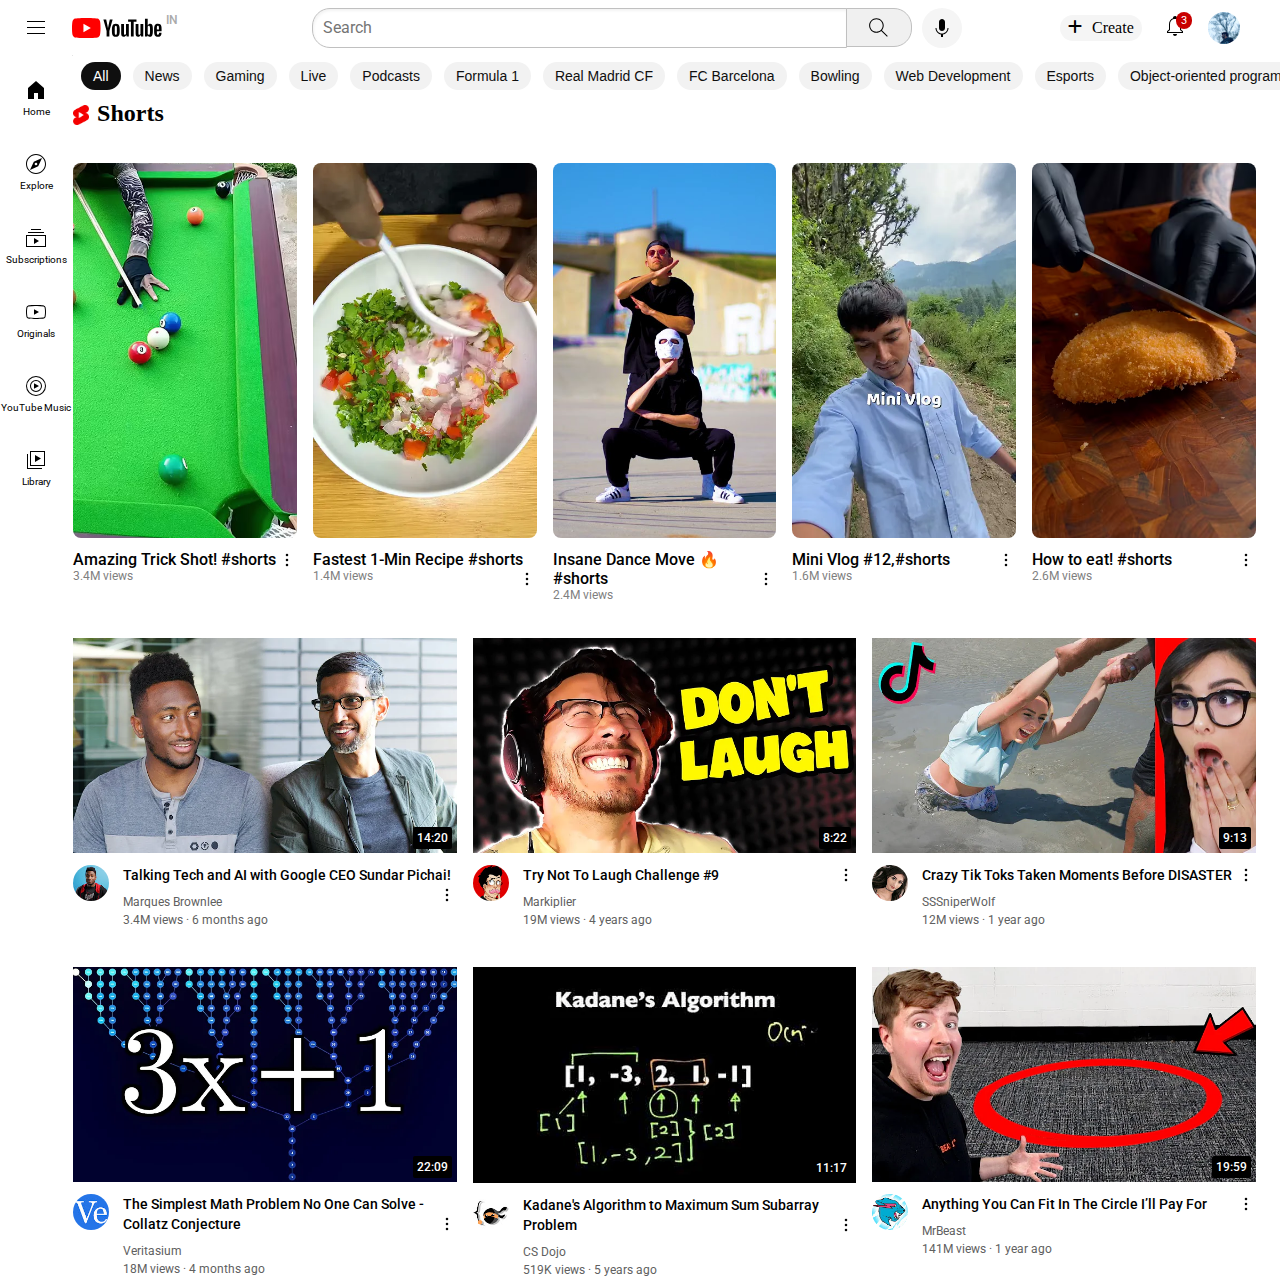
<file: index.html>
<!DOCTYPE html>
<html>
  <head>
    <link rel="icon" href="icons/logo.png" type="image/png">
    <title>YouTube.com Clone</title>
    

    <!-- Fonts & Icons -->
    <link rel="preconnect" href="https://fonts.googleapis.com">
    <link rel="preconnect" href="https://fonts.gstatic.com" crossorigin>
    <link 
      href="https://fonts.googleapis.com/css2?family=Roboto:wght@400;500;700&display=swap" 
      rel="stylesheet"
    >
    <link 
      rel="stylesheet" 
      href="https://cdnjs.cloudflare.com/ajax/libs/font-awesome/6.4.0/css/all.min.css" 
      crossorigin="anonymous" 
      referrerpolicy="no-referrer" 
    />

    <!-- Stylesheets -->
    <link rel="stylesheet" href="styles/general.css">
    <link rel="stylesheet" href="styles/header.css">
    <link rel="stylesheet" href="styles/video.css">
    <link rel="stylesheet" href="styles/sidebar.css">
    <link rel="stylesheet" href="styles/shorts.css">
    <link rel="stylesheet" href="styles/filter-bar.css">

  </head>

  <body>
    <!-- Header -->
    <div class="header">
      <div class="left-section">
        <img class="hamburger-menu" src="icons/hamburger-menu.svg">
        <img class="youtube-logo" src="icons/youtube-logo.svg">
        <span id="country-code" class="style-scope ytd-topbar-logo-renderer">IN</span>
      </div>

      <div class="middle-section">
        <input class="search-bar" type="text" placeholder="Search">
        <button type="button" class="search-button">
          <img class="search-icon" src="icons/search.svg">
          <div class="tooltip">Search</div>
        </button>
        <button type="button" class="voice-search-button">
          <img class="voice-search-icon" src="icons/voice-search-icon.svg">
          <div class="tooltip">Search with your voice</div>
        </button>
      </div>

      <div class="right-section">
        <div class="upload-icon">
          <div><i class="fa-solid fa-plus"></i> Create</div>
        </div>
        <div class="notifications-icon-container">
          <img class="notifications-icon" src="icons/notifications.svg">
          <div class="notifications-count">3</div>
        </div>
        <img class="current-user-picture" src="icons/profliephoto.jpg">
      </div>
      
    </div>
     <!---Filter-->
      <div class="filter-bar">
      <button class="filter active">All</button>
      <button class="filter">News</button>
      <button class="filter">Gaming</button>
      <button class="filter">Live</button>
      <button class="filter">Podcasts</button>
      <button class="filter">Formula 1</button>
      <button class="filter">Real Madrid CF</button>
      <button class="filter">FC Barcelona</button>
      <button class="filter">Bowling</button>
      <button class="filter">Web Development</button>
      <button class="filter">Esports</button>
      <button class="filter">Object-oriented programming</button>
      <button class="filter">Battlegrounds Mobile India</button>
    </div>

    <!-- Sidebar -->
    <div class="sidebar">
      <div class="sidebar-link"><img src="icons/home.svg"><div>Home</div></div>
      <div class="sidebar-link"><img src="icons/explore.svg"><div>Explore</div></div>
      <div class="sidebar-link"><img src="icons/subscriptions.svg"><div>Subscriptions</div></div>
      <div class="sidebar-link"><img src="icons/originals.svg"><div>Originals</div></div>
      <div class="sidebar-link"><img src="icons/youtube-music.svg"><div>YouTube Music</div></div>
      <div class="sidebar-link"><img src="icons/library.svg"><div>Library</div></div>
    </div>
   

    <!-- Shorts Section -->
      <h2 class="shorts-heading"><img class="shorts-icon" src="icons/Youtube_shorts_icon.svg.png">Shorts</h2>
      <div class="shorts-section">
        <div class="shorts-item">
          <img class="shorts-thumbnail" src="thumbnails/shorts1.jpg" alt="Short 1">
          <p class="shorts-title">Amazing Trick Shot! #shorts  <img class="dot" src="icons/3 dot.png"></p>
          <p class="shorts-count">3.4M views</p>
          
        </div>
        <div class="shorts-item">
          <img class="shorts-thumbnail" src="thumbnails/shorts-2.webp" alt="Short 2">
          <p class="shorts-title">Fastest 1-Min Recipe #shorts <img class="dot" src="icons/3 dot.png"></p>
          <p class="shorts-count">1.4M views</p>
        </div>
        <div class="shorts-item">
          <img class="shorts-thumbnail" src="thumbnails/shorts-3.jpg" alt="Short 3">
          <p class="shorts-title">Insane Dance Move 🔥 #shorts <img class="dot" src="icons/3 dot.png"></p>
          <p class="shorts-count">2.4M views</p>
        </div>
        <div class="shorts-item">
          <img class="shorts-thumbnail" src="thumbnails/shorts-4.webp" alt="Short 4">
          <p class="shorts-title">Mini Vlog #12,#shorts <img class="dot" src="icons/3 dot.png"></p>
          <p class="shorts-count">1.6M views</p>
        </div>
         <div class="shorts-item">
          <img class="shorts-thumbnail" src="thumbnails/shorts-5.avif" alt="Short 5">
          <p class="shorts-title">How to eat! #shorts <img class="dot" src="icons/3 dot.png"></p>
          <p class="shorts-count">2.6M views</p>
        </div>
      </div>

    <!-- Main Content -->
    <div class="video-grid">
      <!-- Videos Section -->
      <div class="video-preview">
        <div class="thumbnail-row">
          <img class="thumbnail" src="thumbnails/thumbnail-1.webp">
          <div class="video-time">14:20</div>
        </div>
        <div class="video-info-grid">
          <div class="channel-picture">
            <img class="profile-picture" src="channel-pictures/channel-1.jpeg">
          </div>
          <div class="video-info">
            <p class="video-title">Talking Tech and AI with Google CEO Sundar Pichai!<img class="dot" src="icons/3 dot.png"></p>
            <p class="video-author">Marques Brownlee</p>
            <p class="video-stats">3.4M views &#183; 6 months ago</p>
          </div>
        </div>
      </div>

      <div class="video-preview">
        <div class="thumbnail-row">
          <img class="thumbnail" src="thumbnails/thumbnail-2.webp">
          <div class="video-time">8:22</div>
        </div>
        <div class="video-info-grid">
          <div class="channel-picture">
            <img class="profile-picture" src="channel-pictures/channel-2.jpeg">
          </div>
          <div class="video-info">
            <p class="video-title">Try Not To Laugh Challenge #9 <img class="dot" src="icons/3 dot.png"></p>
            <p class="video-author">Markiplier</p>
            <p class="video-stats">19M views &#183; 4 years ago</p>
          </div>
        </div>
      </div>

      <div class="video-preview">
        <div class="thumbnail-row">
          <img class="thumbnail" src="thumbnails/thumbnail-3.webp">
          <div class="video-time">9:13</div>
        </div>
        <div class="video-info-grid">
          <div class="channel-picture">
            <img class="profile-picture" src="channel-pictures/channel-3.jpeg">
          </div>
          <div class="video-info">
            <p class="video-title">Crazy Tik Toks Taken Moments Before DISASTER <img class="dot" src="icons/3 dot.png"></p>
            <p class="video-author">SSSniperWolf</p>
            <p class="video-stats">12M views &#183; 1 year ago</p>
          </div>
        </div>
      </div>

      <div class="video-preview">
        <div class="thumbnail-row">
          <img class="thumbnail" src="thumbnails/thumbnail-4.webp">
          <div class="video-time">22:09</div>
        </div>
        <div class="video-info-grid">
          <div class="channel-picture">
            <img class="profile-picture" src="channel-pictures/channel-4.jpeg">
          </div>
          <div class="video-info">
            <p class="video-title">The Simplest Math Problem No One Can Solve - Collatz Conjecture <img class="dot" src="icons/3 dot.png"></p>
            <p class="video-author">Veritasium</p>
            <p class="video-stats">18M views &#183; 4 months ago</p>
          </div>
        </div>
      </div>

      <div class="video-preview">
        <div class="thumbnail-row">
          <img class="thumbnail" src="thumbnails/thumbnail-5.webp">
          <div class="video-time">11:17</div>
        </div>
        <div class="video-info-grid">
          <div class="channel-picture">
            <img class="profile-picture" src="channel-pictures/channel-5.jpeg">
          </div>
          <div class="video-info">
            <p class="video-title">Kadane's Algorithm to Maximum Sum Subarray Problem <img class="dot" src="icons/3 dot.png"></p>
            <p class="video-author">CS Dojo</p>
            <p class="video-stats">519K views &#183; 5 years ago</p>
          </div>
        </div>
      </div>

      <div class="video-preview">
        <div class="thumbnail-row">
          <img class="thumbnail" src="thumbnails/thumbnail-6.webp">
          <div class="video-time">19:59</div>
        </div>
        <div class="video-info-grid">
          <div class="channel-picture">
            <img class="profile-picture" src="channel-pictures/channel-6.jpeg">
          </div>
          <div class="video-info">
            <p class="video-title">Anything You Can Fit In The Circle I’ll Pay For <img class="dot" src="icons/3 dot.png"></p>
            <p class="video-author">MrBeast</p>
            <p class="video-stats">141M views &#183; 1 year ago</p>
          </div>
        </div>
      </div>
    </div>
  </body>
</html>
</file>
<file: styles/general.css>
/* === Paragraph Text Style === */
p {
  font-family: Roboto, Arial;
  margin-top: 0;
  margin-bottom: 0;
}

/* === Global Body Layout === */
body {
  margin: 0;
  padding-top: 50px;     /* Makes space for fixed header */
  padding-left: 73px;    /* Makes space for fixed sidebar */
  padding-right: 24px;
  background-color: white;
}
</file>
<file: styles/header.css>
/* === Header Container (Top Bar) === */
.header {
  height: 55px;
  display: flex;
  flex-direction: row;
  justify-content: space-between;
  position: fixed;
  top: 0;
  left: 0;
  right: 0;
  z-index: 100;
  background-color: white;
  border-bottom-width: 1px;
  border-bottom-style: solid;
  border-bottom-color: rgb(228, 228, 228);
}

/* === Left Section: Hamburger Menu + YouTube Logo === */
.left-section {
  display: flex;
  align-items: center;
}

.hamburger-menu {
  height: 24px;
  margin-left: 24px;
  margin-right: 24px;
}

.youtube-logo {
  height: 20px;
}

/* === Middle Section: Search Bar & Voice Search === */
.middle-section {
  flex: 2;
  margin-left: 60px;
  margin-right: 25px;
  max-width: 650px;
  display: flex;
  align-items: center;
}

.search-bar {
  flex: 2;
  height: 36px;
  padding-left: 10px;
  font-size: 16px;
  border-width: 1px;
  border-style: solid;
  border-color: rgb(192, 192, 192);
  border-radius: 18px 0px 0px 18px;
  box-shadow: inset 1px 2px 3px rgba(0, 0, 0, 0.05);
}

.search-bar::placeholder {
  font-family: Roboto, Arial;
  font-size: 16px;
}

.search-button {
  height: 39px;
  width: 66px;
  background-color: rgb(240, 240, 240);
  border-width: 1px;
  border-style: solid;
  border-color: rgb(192, 192, 192);
  margin-left: -1px;
  margin-right: 10px;
  border-radius: 0px 18px 18px 0px;
}

/* === Common Button & Tooltip Behavior === */
.search-button,
.voice-search-button {
  display: flex;
  justify-content: center;
  align-items: center;
  position: relative;
}

.search-button .tooltip,
.voice-search-button .tooltip {
  font-family: Roboto, Arial;
  position: absolute;
  background-color: gray;
  color: white;
  padding-top: 4px;
  padding-bottom: 4px;
  padding-left: 8px;
  padding-right: 8px;
  border-radius: 2px;
  font-size: 12px;
  bottom: -30px;
  opacity: 0;
  transition: opacity 0.15s;
  pointer-events: none;
  white-space: nowrap;
}

.search-button:hover .tooltip,
.voice-search-button:hover .tooltip {
  opacity: 1;
}

.search-icon {
  height: 25px;
}

.voice-search-button {
  height: 40px;
  width: 40px;
  border-radius: 20px;
  border: none;
  background-color: rgb(245, 245, 245);
}

.voice-search-icon {
  height: 24px;
}

/* === Right Section: Upload, Notifications & User Avatar === */
.right-section {
  width: 180px;
  margin-right: 40px;
  display: flex;
  align-items: center;
  justify-content: space-between;
  flex-shrink: 0;
}

.upload-icon {
  padding: 10px;
  height: 18;
  background-color: rgb(245, 245, 245);
  font-weight: 500;
}

.upload-icon i {
  margin-right: 5px;
}

.notifications-icon {
  height: 24px;
}

.notifications-icon-container {
  position: relative;
}

.notifications-count {
  position: absolute;
  top: -2px;
  right: -5px;
  background-color: rgb(200, 0, 0);
  color: white;
  font-family: Roboto, Arial;
  font-size: 11px;
  padding-left: 5px;
  padding-right: 5px;
  padding-top: 2px;
  padding-bottom: 2px;
  border-radius: 10px;
}

.current-user-picture {
  height: 32px;
  border-radius: 16px;
}

/* === Upload Icon Adjustment (Duplicate selector fix) === */
.upload-icon {
  padding: 4px 8px;
  border-radius: 20px;
}
#country-code {
  font-size: 12px;
  font-weight: 500;
  color: rgb(170, 170, 170);
  margin-left: 4px;
  padding-bottom: 15px;
  vertical-align: top;
  line-height: 16px;
  display: inline-block;
  text-transform: uppercase;
  font-family: Roboto, Arial, sans-serif;
}
/* end */
</file>
<file: styles/video.css>
.thumbnail {
  width: 100%;
}
/* Ensures the video thumbnails span the full width of their container */

.video-title {
  margin-top: 0;
  font-size: 14px;
  font-weight: 500;
  line-height: 20px;
  margin-bottom: 10px;
}
/* Styles the video title with proper spacing, font size, and weight */

.video-info-grid {
  display: grid;
  grid-template-columns: 50px 1fr;
}
/* Creates a grid layout for channel icon and video info */

.profile-picture {
  width: 36px;
  border-radius: 50px;
}
/* Styles channel icons to appear circular */

.thumbnail-row {
  margin-bottom: 8px;
  position: relative;
}
/* Adds spacing below the thumbnail and enables absolute positioning for overlay (like time) */

.video-author,
.video-stats {
  font-size: 12px;
  color: rgb(96, 96, 96);
}
/* Styles author name and view stats in a muted color */

.video-author {
  margin-bottom: 4px;
}
/* Adds space below the author text */

.video-grid {
  display: grid;
  grid-template-columns: 1fr 1fr 1fr;
  column-gap: 16px;
  row-gap: 40px;
}
/* Arranges video cards in a 3-column grid with spacing between rows and columns */

.video-time {
  font-family: Roboto, Arial;
  font-size: 12px;
  font-weight: 500;
  padding: 4px;
  border-radius: 2px;
  background-color: black;
  color: white;
  position: absolute;
  bottom: 8px;
  right: 5px;
}
</file>
<file: styles/sidebar.css>
/* === Sidebar Container === */
.sidebar {
  position: fixed;
  left: 0;
  bottom: 0;
  top: 55px;
  background-color: white;
  width: 72px;
  z-index: 200;
  padding-top: 5px;
}

/* === Sidebar Link Block (Icon + Text) === */
.sidebar-link {
  height: 74px;
  display: flex;
  justify-content: center;
  align-items: center;
  flex-direction: column;
  cursor: pointer;
}

/* === Hover Effect for Sidebar Link === */
.sidebar-link:hover {
  background-color: rgb(235, 235, 235);
}

/* === Sidebar Icon Styling === */
.sidebar-link img {
  height: 24px;
  margin-bottom: 4px;
}

/* === Sidebar Text Label Styling === */
.sidebar-link div {
  font-family: Roboto, Arial;
  font-size: 10px;
}
</file>
<file: styles/shorts.css>
/* ---------------- Shorts Icon ---------------- */
/* Styles the Shorts heading icon to be small and aligned properly with text */
.shorts-icon {
  height: 20px;
  vertical-align: middle;
  margin-right: 8px;
}

/* ---------------- Shorts Section Container ---------------- */
/* Creates a grid layout for displaying multiple Shorts in rows with gaps and padding */
.shorts-section {
  display: grid;
  grid-template-columns: repeat(5, 1fr); /* 5 equal columns */
  gap: 16px;
  padding: 16px 0;
  margin-top: 5px;
  margin-bottom: 20px;
}

/* ---------------- Individual Shorts Items ---------------- */
/* Aligns text to the left inside each Shorts item */
.shorts-item {
  text-align: left;
}

/* Styles the Shorts thumbnail image with fixed height and rounded corners */
.shorts-thumbnail {
  width: 100%;
  height: 375px;
  object-fit: cover;
  border-radius: 8px;
}

/* ---------------- Shorts Title ---------------- */
/* Sets spacing and typography for the Shorts title text */
.shorts-title {
  margin-top: 8px;
  font-weight: 500;
  font-size: 16px;
}

/* ---------------- Shorts View Count ---------------- */
/* Styles the text showing the number of views in gray and smaller font */
.shorts-count {
  font-size: 12px;
  color: gray;
}

/* ---------------- Three Dot Icon ---------------- */
/* Positions the 3-dot menu icon to the right inside the title row */
.dot {
  height: 20px;
  float: right;
}

/* ---------------- Shorts Heading ---------------- */
/* Adds spacing above the Shorts heading (e.g., "Shorts" title with icon) */
.shorts-heading {
  margin-top: 50px;
}
</file>
<file: styles/filter-bar.css>
/* ---------------- Filter Bar Container ---------------- */
/* Styles the horizontal scrollable filter bar with padding, fixed position, and white background */
.filter-bar {
  display: flex;
  overflow-x: auto;
  white-space: nowrap;
  padding: 12px 8px;
  position: fixed;
  gap: 12px;
  background-color: white;
  scrollbar-width: none; /* Hide scrollbar in Firefox */
  z-index: 200;
}

/* ---------------- Filter Buttons ---------------- */
/* Styles for each individual filter button: rounded, light background, small font */
.filter {
  flex: 0 0 auto;
  padding: 6px 12px;
  background-color: #f2f2f2;
  border: none;
  border-radius: 16px;
  font-size: 14px;
  font-family: Arial, sans-serif;
  cursor: pointer;
  color: rgb(15, 15, 15);
  transition: background-color 0.2s;
}

/* Hover state: slightly darker background for better interaction feedback */
.filter:hover {
  background-color: rgb(230, 230, 230);
}

/* Active filter style: dark background and white text to indicate selected state */
.filter.active {
  background-color: rgb(15, 15, 15);
  color:  white;
}
</file>
